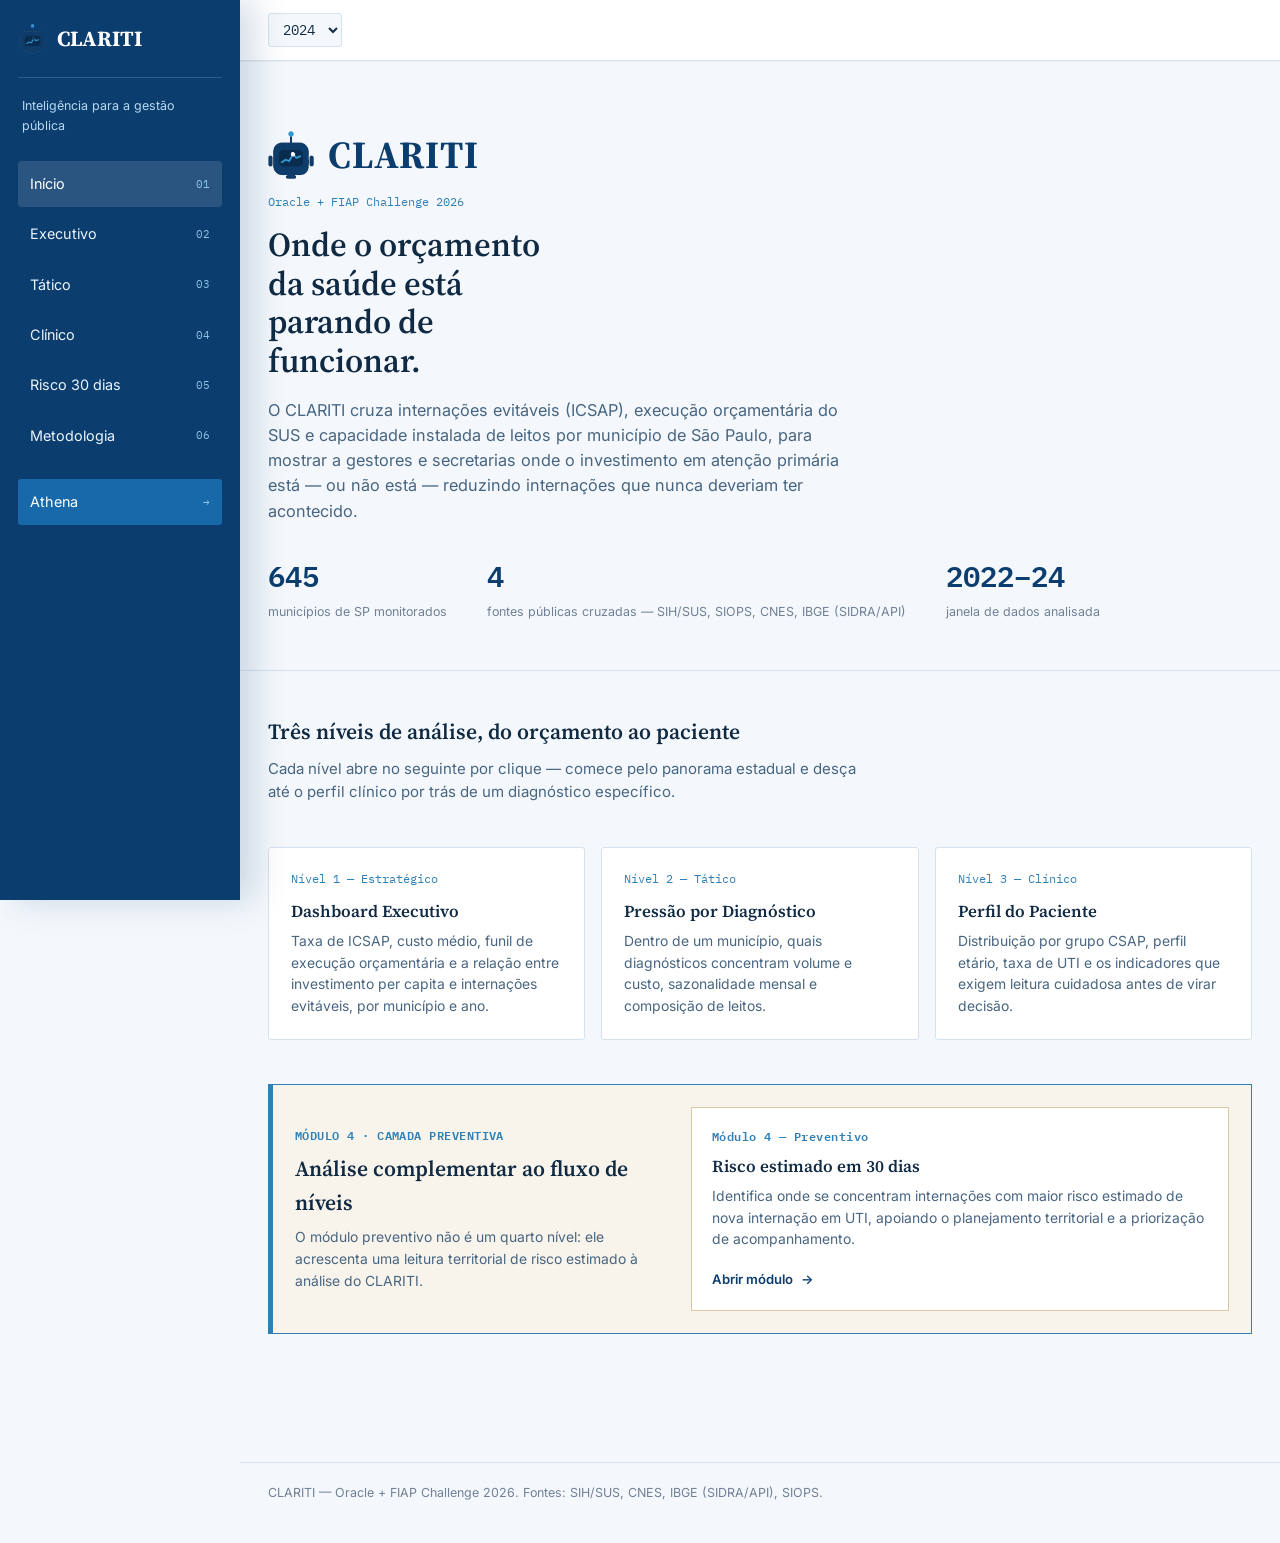
<file: clariti-frontend/index.html>
<!DOCTYPE html>
<html lang="pt-BR">
<head>
<meta charset="UTF-8">
<meta name="viewport" content="width=device-width, initial-scale=1.0">
<title>CLARITI — Inteligência Orçamentária em Saúde Pública</title>
<link rel="stylesheet" href="css/style.css">
</head>
<body>

<header class="topnav">
  <div class="topnav-inner">
    <button id="menu-toggle" class="menu-toggle" aria-label="Abrir menu" aria-expanded="false">☰</button>
   
    <nav class="nav-links" aria-label="Navegação principal">
      <a href="index.html">Início</a>
      <a href="executivo.html">Executivo</a>
      <a href="tatico.html">Tático</a>
      <a href="clinico.html">Clínico</a>
      <a href="metodologia.html">Metodologia</a>
    </nav>
    <div class="nav-controls">
      <select id="year-select" class="year-select" aria-label="Ano de referência"></select>
    </div>
  </div>
</header>

<aside id="side-menu" class="side-menu" aria-label="Menu lateral">
  <div class="side-menu-head"><span class="side-menu-head-brand"><img src="imagens/clariti-icon.png" alt="" width="30" height="31">CLARITI</span><button id="menu-close" aria-label="Fechar menu">×</button></div>
  <div class="side-menu-context">Inteligência para a gestão pública</div>
  <nav class="side-links">
    <a href="index.html">Início <span>01</span></a>
    <a href="executivo.html">Executivo <span>02</span></a>
    <a href="tatico.html">Tático <span>03</span></a>
    <a href="clinico.html">Clínico <span>04</span></a>
    <a href="metodologia.html">Metodologia <span>05</span></a>
    <a href="chatbot.html" class="side-ai">Athena <span>→</span></a>
  </nav>
</aside>
<div id="nav-overlay" class="nav-overlay"></div>

<main>
  <section class="hero">
    <div class="shell">
      <div class="hero-brand"><img src="imagens/clariti-icon.png" alt="Logo CLARITI" width="48" height="50">CLARITI</div>
      <div class="hero-kicker">Oracle + FIAP Challenge 2026</div>
      <h1>Onde o orçamento da saúde está parando de funcionar.</h1>
      <p>
        O CLARITI cruza internações evitáveis (ICSAP), execução orçamentária do SUS e
        capacidade instalada de leitos por município de São Paulo, para mostrar a gestores
        e secretarias onde o investimento em atenção primária está — ou não está — reduzindo
        internações que nunca deveriam ter acontecido.
      </p>
      <div class="hero-stats">
        <div>
          <span class="hero-stat-value">645</span>
          <span class="hero-stat-label">municípios de SP monitorados</span>
        </div>
        <div>
          <span class="hero-stat-value">4</span>
          <span class="hero-stat-label">fontes públicas cruzadas — SIH/SUS, SIOPS, CNES, IBGE (SIDRA/API)</span>
        </div>
        <div>
          <span class="hero-stat-value">2022–24</span>
          <span class="hero-stat-label">janela de dados analisada</span>
        </div>
      </div>
    </div>
  </section>

  <section class="shell">
    <h2 style="margin-top:44px;">Três níveis de análise, do orçamento ao paciente</h2>
    <p>Cada nível abre no seguinte por clique — comece pelo panorama estadual e desça até o perfil clínico por trás de um diagnóstico específico.</p>

    <div class="level-nav">
      <a href="executivo.html" class="level-card">
        <div class="level-num">Nível 1 — Estratégico</div>
        <h3>Dashboard Executivo</h3>
        <p>Taxa de ICSAP, custo médio, funil de execução orçamentária e a relação entre investimento per capita e internações evitáveis, por município e ano.</p>
      </a>
      <a href="tatico.html" class="level-card">
        <div class="level-num">Nível 2 — Tático</div>
        <h3>Pressão por Diagnóstico</h3>
        <p>Dentro de um município, quais diagnósticos concentram volume e custo, sazonalidade mensal e composição de leitos.</p>
      </a>
      <a href="clinico.html" class="level-card">
        <div class="level-num">Nível 3 — Clínico</div>
        <h3>Perfil do Paciente</h3>
        <p>Distribuição por grupo CSAP, perfil etário, taxa de UTI e os indicadores que exigem leitura cuidadosa antes de virar decisão.</p>
      </a>
    </div>

    <section class="module-section" aria-labelledby="module-4-title">
      <div class="module-section-heading">
        <div class="module-label">MÓDULO 4 · CAMADA PREVENTIVA</div>
        <h2 id="module-4-title">Análise complementar ao fluxo de níveis</h2>
        <p>O módulo preventivo não é um quarto nível: ele acrescenta uma leitura territorial de risco estimado à análise do CLARITI.</p>
      </div>
      <a href="risco.html" class="module-card">
        <div class="module-card-label">Módulo 4 — Preventivo</div>
        <h3>Risco estimado em 30 dias</h3>
        <p>Identifica onde se concentram internações com maior risco estimado de nova internação em UTI, apoiando o planejamento territorial e a priorização de acompanhamento.</p>
        <span class="module-card-action">Abrir módulo <span aria-hidden="true">→</span></span>
      </a>
    </section>
  </section>
</main>

<footer>
  <div class="shell">CLARITI — Oracle + FIAP Challenge 2026. Fontes: SIH/SUS, CNES, IBGE (SIDRA/API), SIOPS.</div>
</footer>

<script src="js/api.js"></script>
<script src="js/nav.js"></script>
</body>
</html>
</file>
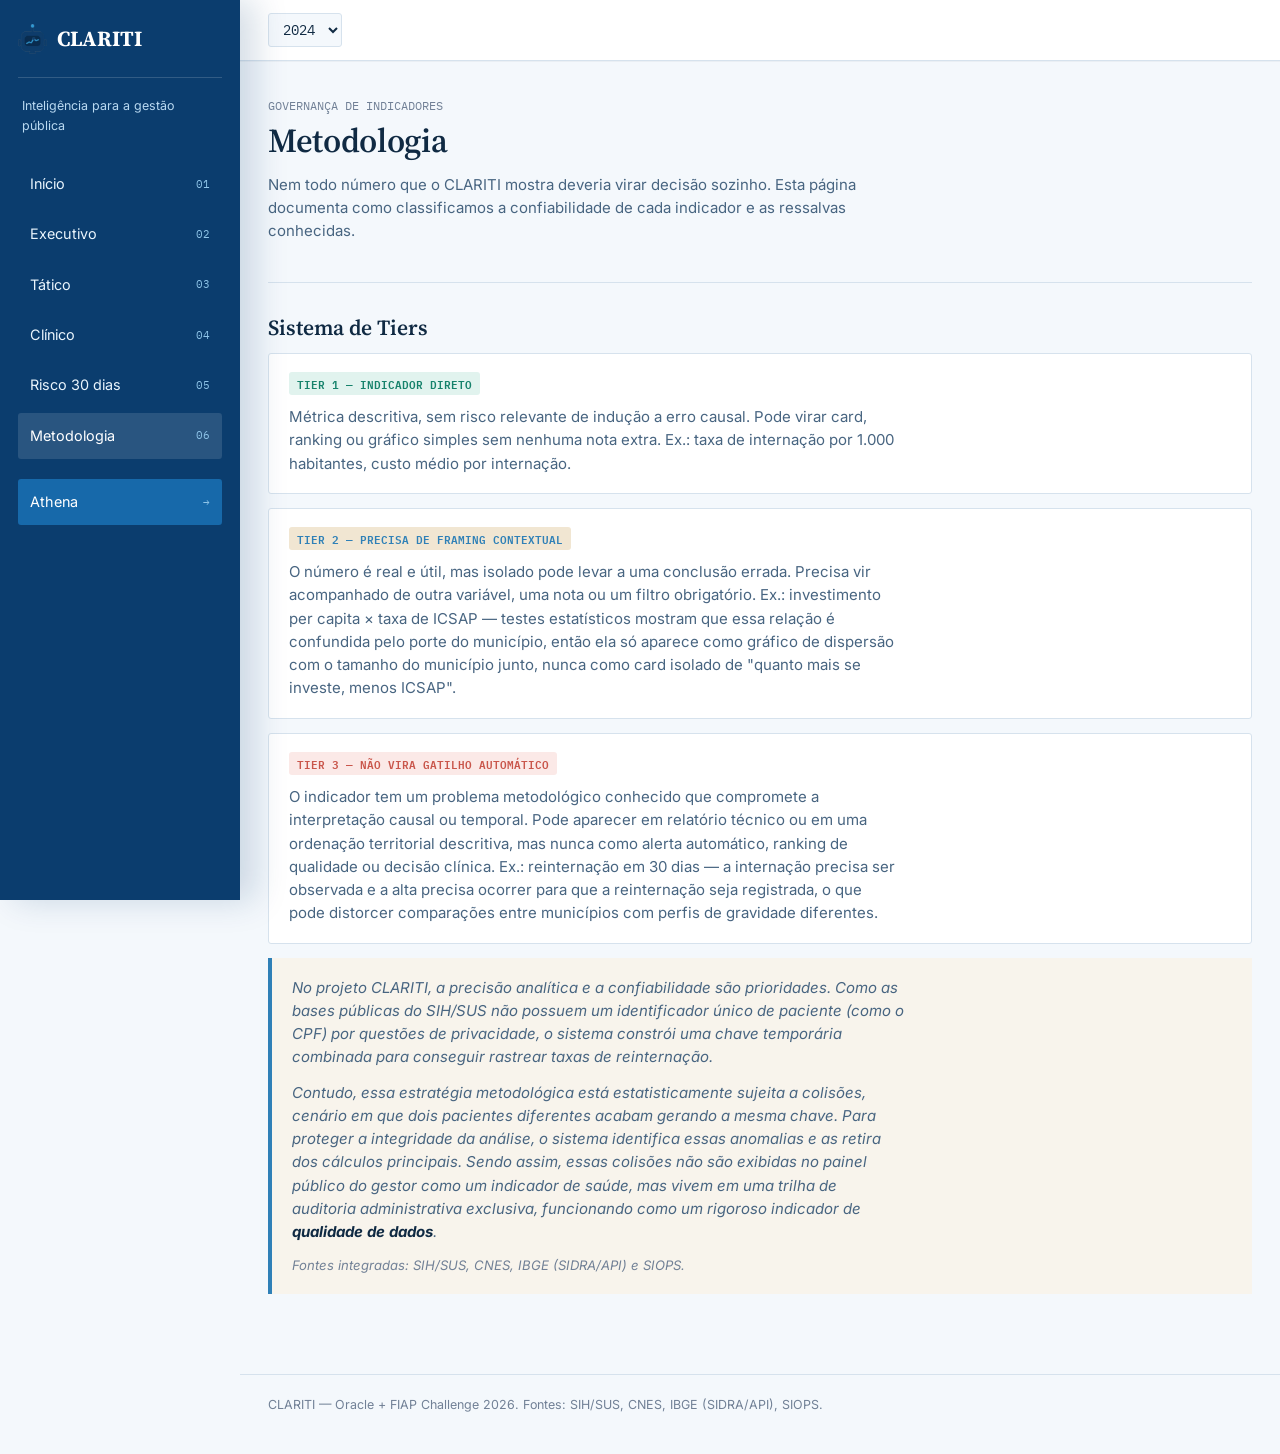
<file: clariti-frontend/metodologia.html>
<!DOCTYPE html>
<html lang="pt-BR">
<head>
<meta charset="UTF-8">
<meta name="viewport" content="width=device-width, initial-scale=1.0">
<title>Metodologia — CLARITI</title>
<link rel="stylesheet" href="css/style.css">
</head>
<body>

<header class="topnav">
  <div class="topnav-inner">
    <button id="menu-toggle" class="menu-toggle" aria-label="Abrir menu" aria-expanded="false">☰</button>
 
    <nav class="nav-links">
      <a href="index.html">Início</a>
      <a href="executivo.html">Executivo</a>
      <a href="tatico.html">Tático</a>
      <a href="clinico.html">Clínico</a>
      <a href="metodologia.html">Metodologia</a>
    </nav>
    <div class="nav-controls">
      <select id="year-select" class="year-select" aria-label="Ano de referência"></select>
    </div>
  </div>
</header>
<aside id="side-menu" class="side-menu" aria-label="Menu lateral"><div class="side-menu-head"><span class="side-menu-head-brand"><img src="imagens/clariti-icon.png" alt="" width="30" height="31">CLARITI</span><button id="menu-close" aria-label="Fechar menu">×</button></div><div class="side-menu-context">Inteligência para a gestão pública</div><nav class="side-links"><a href="index.html">Início <span>01</span></a><a href="executivo.html">Executivo <span>02</span></a><a href="tatico.html">Tático <span>03</span></a><a href="clinico.html">Clínico <span>04</span></a><a href="metodologia.html">Metodologia <span>05</span></a><a href="chatbot.html" class="side-ai">Athena <span>→</span></a></nav></aside><div id="nav-overlay" class="nav-overlay"></div>

<main>
  <div class="shell">
    <div class="page-header">
      <div class="eyebrow">GOVERNANÇA DE INDICADORES</div>
      <h1>Metodologia</h1>
      <p>Nem todo número que o CLARITI mostra deveria virar decisão sozinho. Esta página documenta como classificamos a confiabilidade de cada indicador e as ressalvas conhecidas.</p>
    </div>

    <h2>Sistema de Tiers</h2>

    <div class="tier-block">
      <span class="tier-tag tier-1">TIER 1 — INDICADOR DIRETO</span>
      <p style="margin:0;">Métrica descritiva, sem risco relevante de indução a erro causal. Pode virar card, ranking ou gráfico simples sem nenhuma nota extra. Ex.: taxa de internação por 1.000 habitantes, custo médio por internação.</p>
    </div>

    <div class="tier-block">
      <span class="tier-tag tier-2">TIER 2 — PRECISA DE FRAMING CONTEXTUAL</span>
      <p style="margin:0;">O número é real e útil, mas isolado pode levar a uma conclusão errada. Precisa vir acompanhado de outra variável, uma nota ou um filtro obrigatório. Ex.: investimento per capita × taxa de ICSAP — testes estatísticos mostram que essa relação é confundida pelo porte do município, então ela só aparece como gráfico de dispersão com o tamanho do município junto, nunca como card isolado de "quanto mais se investe, menos ICSAP".</p>
    </div>

    <div class="tier-block">
      <span class="tier-tag tier-3">TIER 3 — NÃO VIRA GATILHO AUTOMÁTICO</span>
      <p style="margin:0;">O indicador tem um problema metodológico conhecido que compromete a interpretação causal ou temporal. Pode aparecer em relatório técnico ou em uma ordenação territorial descritiva, mas nunca como alerta automático, ranking de qualidade ou decisão clínica. Ex.: reinternação em 30 dias — a internação precisa ser observada e a alta precisa ocorrer para que a reinternação seja registrada, o que pode distorcer comparações entre municípios com perfis de gravidade diferentes.</p>
    </div>

    <div class="data-quality-highlight">
      <p>
        No projeto CLARITI, a precisão analítica e a confiabilidade são prioridades. Como
        as bases públicas do SIH/SUS não possuem um identificador único de paciente (como
        o CPF) por questões de privacidade, o sistema constrói uma chave temporária
        combinada para conseguir rastrear taxas de reinternação.
      </p>
      <p>
        Contudo, essa estratégia metodológica está estatisticamente sujeita a colisões,
        cenário em que dois pacientes diferentes acabam gerando a mesma chave. Para
        proteger a integridade da análise, o sistema identifica essas anomalias e as
        retira dos cálculos principais. Sendo assim, essas colisões não são exibidas no
        painel público do gestor como um indicador de saúde, mas vivem em uma trilha de
        auditoria administrativa exclusiva, funcionando como um rigoroso indicador de
        <strong>qualidade de dados</strong>.
      </p>
      <p class="data-quality-sources">Fontes integradas: SIH/SUS, CNES, IBGE (SIDRA/API) e SIOPS.</p>
    </div>
  </div>
</main>

<footer>
  <div class="shell">CLARITI — Oracle + FIAP Challenge 2026. Fontes: SIH/SUS, CNES, IBGE (SIDRA/API), SIOPS.</div>
</footer>

<script src="js/api.js"></script>
<script src="js/nav.js"></script>
</body>
</html>
</file>
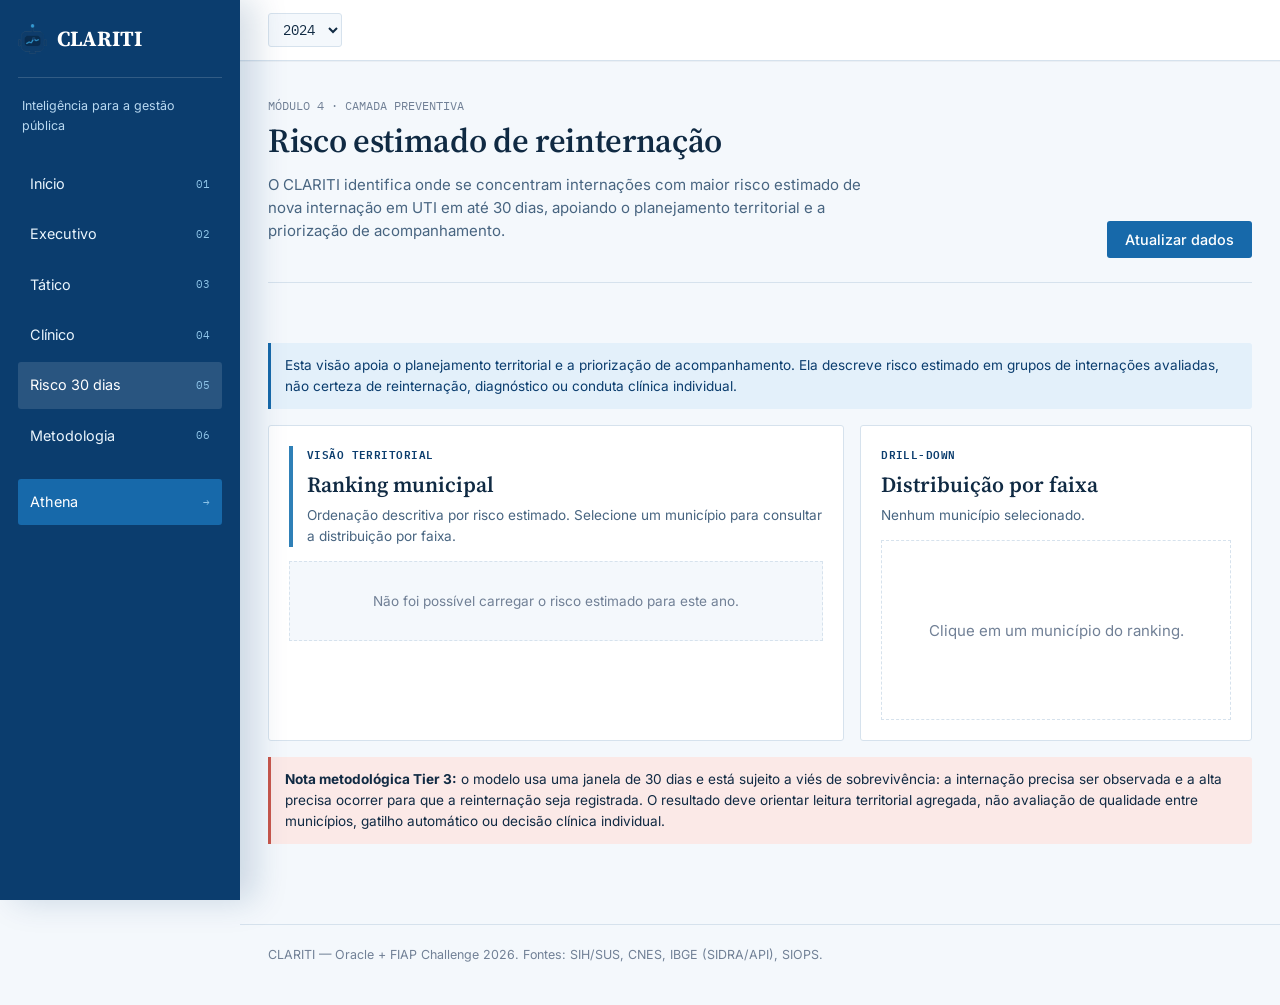
<file: clariti-frontend/risco.html>
<!DOCTYPE html>
<html lang="pt-BR">
<head>
<meta charset="UTF-8">
<meta name="viewport" content="width=device-width, initial-scale=1.0">
<title>Risco de reinternação — CLARITI</title>
<link rel="stylesheet" href="css/style.css">
</head>
<body>
<header class="topnav">
  <div class="topnav-inner">
    <button id="menu-toggle" class="menu-toggle" aria-label="Abrir menu" aria-expanded="false">☰</button>
    <nav class="nav-links" aria-label="Navegação principal">
      <a href="index.html">Início</a>
      <a href="executivo.html">Executivo</a>
      <a href="tatico.html">Tático</a>
      <a href="clinico.html">Clínico</a>
      <a href="risco.html">Risco 30 dias</a>
      <a href="metodologia.html">Metodologia</a>
    </nav>
    <div class="nav-controls">
      <select id="year-select" class="year-select" aria-label="Ano de referência"></select>
    </div>
  </div>
</header>

<aside id="side-menu" class="side-menu" aria-label="Menu lateral">
  <div class="side-menu-head"><span class="side-menu-head-brand"><img src="imagens/clariti-icon.png" alt="" width="30" height="31">CLARITI</span><button id="menu-close" aria-label="Fechar menu">×</button></div>
  <div class="side-menu-context">Inteligência para a gestão pública</div>
  <nav class="side-links">
    <a href="index.html">Início <span>01</span></a>
    <a href="executivo.html">Executivo <span>02</span></a>
    <a href="tatico.html">Tático <span>03</span></a>
    <a href="clinico.html">Clínico <span>04</span></a>
    <a href="risco.html">Risco 30 dias <span>05</span></a>
    <a href="metodologia.html">Metodologia <span>06</span></a>
    <a href="chatbot.html" class="side-ai">Athena <span>→</span></a>
  </nav>
</aside>
<div id="nav-overlay" class="nav-overlay"></div>

<main>
  <div class="shell">
    <div class="page-header">
      <div class="eyebrow">MÓDULO 4 · CAMADA PREVENTIVA</div>
      <div class="page-header-row">
        <div>
          <h1>Risco estimado de reinternação</h1>
          <p>O CLARITI identifica onde se concentram internações com maior risco estimado de nova internação em UTI em até 30 dias, apoiando o planejamento territorial e a priorização de acompanhamento.</p>
        </div>
        <button id="carregar-risco-btn" class="generate-btn">Atualizar dados</button>
      </div>
    </div>

    <div id="risco-kpis" class="kpi-row risco-kpi-row"></div>

    <div class="callout risco-framing">
      Esta visão apoia o planejamento territorial e a priorização de acompanhamento. Ela descreve risco estimado em grupos de internações avaliadas, não certeza de reinternação, diagnóstico ou conduta clínica individual.
    </div>

    <div class="risk-layout">
      <section class="panel risk-ranking-panel" aria-labelledby="ranking-risco-title">
        <div class="section-heading ranking-section-heading">
          <div class="section-kicker">VISÃO TERRITORIAL</div>
          <h2 id="ranking-risco-title">Ranking municipal</h2>
          <p>Ordenação descritiva por risco estimado. Selecione um município para consultar a distribuição por faixa.</p>
        </div>
        <div id="risco-ranking" class="risk-ranking"></div>
      </section>

      <section class="panel risk-detail-panel" aria-labelledby="detalhe-risco-title">
        <div class="section-heading">
          <div class="section-kicker">DRILL-DOWN</div>
          <h2 id="detalhe-risco-title">Distribuição por faixa</h2>
          <p id="detalhe-risco-subtitle">Nenhum município selecionado.</p>
        </div>
        <div id="risco-detalhe" class="risk-detail-empty">Clique em um município do ranking.</div>
      </section>
    </div>

    <div class="callout tier-3-callout">
      <strong>Nota metodológica Tier 3:</strong> o modelo usa uma janela de 30 dias e está sujeito a viés de sobrevivência: a internação precisa ser observada e a alta precisa ocorrer para que a reinternação seja registrada. O resultado deve orientar leitura territorial agregada, não avaliação de qualidade entre municípios, gatilho automático ou decisão clínica individual.
    </div>
  </div>
</main>

<footer>
  <div class="shell">CLARITI — Oracle + FIAP Challenge 2026. Fontes: SIH/SUS, CNES, IBGE (SIDRA/API), SIOPS.</div>
</footer>

<script src="js/api.js"></script>
<script src="js/nav.js"></script>
<script src="js/risco.js"></script>
</body>
</html>
</file>
<file: clariti-frontend/css/style.css>
@import url('https://fonts.googleapis.com/css2?family=Source+Serif+4:opsz,wght@8..60,400;8..60,600;8..60,700&family=Inter:wght@400;500;600&family=IBM+Plex+Mono:wght@500;600&display=swap');

:root {
  --ink: #102A43;
  --ink-soft: #486581;
  --paper: #F4F8FC;
  --paper-raised: #FFFFFF;
  --teal: #1769AA;
  --teal-dark: #0B3D6E;
  --teal-tint: #E3F0FA;
  --brass: #2F80B7;
  --brick: #C9564B;
  --brick-tint: #FBE9E7;
  --sage: #16826B;
  --sage-tint: #E1F3EE;
  --line: #D6E2ED;
  --muted: #718096;
  --radius: 3px;
  --sidebar-width: 240px;
  --font-display: 'Source Serif 4', Georgia, serif;
  --font-ui: 'Inter', -apple-system, sans-serif;
  --font-num: 'IBM Plex Mono', ui-monospace, monospace;
}

* { box-sizing: border-box; }

html { scroll-behavior: smooth; }

body {
  margin: 0;
  padding-left: var(--sidebar-width);
  background: var(--paper);
  color: var(--ink);
  font-family: var(--font-ui);
  font-size: 15px;
  line-height: 1.55;
  -webkit-font-smoothing: antialiased;
}

h1, h2, h3 { font-family: var(--font-display); font-weight: 600; color: var(--ink); margin: 0 0 0.4em; }
h1 { font-size: 2.1rem; line-height: 1.15; }
h2 { font-size: 1.35rem; }
h3 { font-size: 1.05rem; }
p { margin: 0 0 1em; color: var(--ink-soft); max-width: 68ch; }
a { color: var(--teal-dark); }

button {
  font-family: var(--font-ui);
  cursor: pointer;
}

:focus-visible {
  outline: 2px solid var(--teal);
  outline-offset: 2px;
}

/* ---------- Layout shell ---------- */

.shell {
  max-width: 1180px;
  margin: 0 auto;
  padding: 0 28px;
}

/* ---------- Top nav ---------- */

.topnav {
  position: sticky;
  top: 0;
  z-index: 20;
  border-bottom: 1px solid var(--line);
  background: rgba(255, 255, 255, 0.96);
  box-shadow: 0 1px 0 rgba(16, 42, 67, 0.04);
}

.topnav-inner {
  max-width: 1180px;
  margin: 0 auto;
  padding: 0 28px;
  display: flex;
  align-items: center;
  gap: 16px;
  height: 60px;
}

.menu-toggle {
  display: none;
  width: 38px;
  height: 38px;
  border: 1px solid var(--line);
  border-radius: var(--radius);
  background: var(--paper);
  color: var(--teal-dark);
  font-size: 1.2rem;
  line-height: 1;
}

.menu-toggle:hover { background: var(--teal-tint); border-color: var(--teal); }

.brand {
  display: inline-flex;
  align-items: center;
  gap: 8px;
  font-family: var(--font-display);
  font-weight: 700;
  font-size: 1.15rem;
  color: var(--teal-dark);
  text-decoration: none;
  letter-spacing: 0.01em;
}

.brand span { color: var(--brass); }

.brand-logo { height: 26px; width: auto; display: block; }

.nav-links {
  display: none;
  flex: 1;
}

.nav-links a {
  padding: 8px 12px;
  border-radius: var(--radius);
  color: var(--ink-soft);
  text-decoration: none;
  font-size: 0.92rem;
  font-weight: 500;
}

.nav-links a:hover { background: var(--teal-tint); color: var(--teal-dark); }
.nav-links a.active { color: var(--teal-dark); background: var(--teal-tint); }

.nav-controls {
  display: flex;
  align-items: center;
  gap: 10px;
  flex-shrink: 0;
}

.mode-badge {
  font-family: var(--font-num);
  font-size: 0.68rem;
  color: var(--brass);
  border: 1px solid #DCC9A8;
  padding: 4px 7px;
  border-radius: var(--radius);
  white-space: nowrap;
}

.year-select {
  font-family: var(--font-num);
  font-size: 0.85rem;
  padding: 6px 10px;
  border: 1px solid var(--line);
  border-radius: var(--radius);
  background: var(--paper);
  color: var(--ink);
}

.page-context {
  color: var(--muted);
  font-size: 0.78rem;
  border-left: 1px solid var(--line);
  padding-left: 14px;
}

.chat-toggle {
  border: 1px solid var(--teal);
  background: var(--teal-dark);
  color: white;
  padding: 7px 14px;
  border-radius: var(--radius);
  font-size: 0.85rem;
  font-weight: 500;
}

/* ---------- Sidebar navigation ---------- */

.side-menu {
  position: fixed;
  inset: 0 auto 0 0;
  width: var(--sidebar-width);
  padding: 22px 18px;
  background: var(--teal-dark);
  color: white;
  overflow-y: auto;
  transition: transform 0.24s ease;
  z-index: 40;
  box-shadow: 14px 0 32px rgba(11, 61, 110, 0.18);
}

.side-menu-head button { display: none; }

.side-menu-head {
  display: flex;
  align-items: center;
  justify-content: space-between;
  padding-bottom: 22px;
  border-bottom: 1px solid rgba(255,255,255,0.16);
  font-family: var(--font-display);
  font-size: 1.35rem;
  font-weight: 700;
}

.side-menu-head-brand { display: inline-flex; align-items: center; gap: 10px; }
.side-menu-head-brand img { height: 30px; width: auto; display: block; }

.side-menu-head button {
  border: 0;
  background: transparent;
  color: white;
  font-size: 1.5rem;
  cursor: pointer;
}

.side-menu-context {
  padding: 18px 4px 26px;
  color: #B9D9F1;
  font-size: 0.78rem;
}

.side-links { display: grid; gap: 4px; }
.side-links a {
  display: flex;
  align-items: center;
  justify-content: space-between;
  padding: 12px 12px;
  color: #EAF5FD;
  border-radius: var(--radius);
  text-decoration: none;
  font-size: 0.9rem;
}
.side-links a:hover, .side-links a.active { background: rgba(255,255,255,0.12); color: white; }
.side-links span { color: #8FC5E9; font-family: var(--font-num); font-size: 0.7rem; }
.side-links .side-ai { margin-top: 16px; background: var(--teal); color: white; }
.side-links .side-ai:hover { background: #2587C7; }

.nav-overlay {
  position: fixed;
  inset: 0;
  background: rgba(16, 42, 67, 0.28);
  opacity: 0;
  pointer-events: none;
  transition: opacity 0.24s ease;
  z-index: 30;
}
.nav-overlay.open { opacity: 1; pointer-events: auto; }

.chat-toggle:hover { background: var(--teal); }

/* ---------- Page header ---------- */

.page-header {
  padding: 36px 0 24px;
  border-bottom: 1px solid var(--line);
  margin-bottom: 28px;
}

.page-header h1 { letter-spacing: -0.01em; }

.eyebrow {
  font-family: var(--font-num);
  font-size: 0.72rem;
  color: var(--muted);
  margin-bottom: 6px;
}

.page-header-row {
  display: flex;
  justify-content: space-between;
  align-items: flex-end;
  gap: 20px;
  flex-wrap: wrap;
}

.generate-btn {
  background: var(--teal);
  color: white;
  border: none;
  padding: 10px 18px;
  border-radius: var(--radius);
  font-size: 0.9rem;
  font-weight: 500;
  white-space: nowrap;
}

.generate-btn:hover { background: var(--teal-dark); }
.generate-btn:disabled { background: var(--muted); cursor: wait; }

main { padding-bottom: 80px; }

/* ---------- KPI cards ---------- */

.kpi-row {
  display: grid;
  grid-template-columns: repeat(5, 1fr);
  gap: 14px;
  margin-bottom: 32px;
}

.kpi-card {
  background: var(--paper-raised);
  border: 1px solid var(--line);
  border-radius: var(--radius);
  padding: 16px 16px 14px;
}

.kpi-label {
  font-size: 0.78rem;
  color: var(--muted);
  margin-bottom: 10px;
  line-height: 1.3;
}

.kpi-value {
  font-family: var(--font-num);
  font-size: 1.5rem;
  font-weight: 600;
  color: var(--ink);
  display: block;
}

.kpi-delta {
  display: inline-block;
  margin-top: 8px;
  font-family: var(--font-num);
  font-size: 0.75rem;
  font-weight: 600;
  padding: 2px 6px;
  border-radius: var(--radius);
}

.kpi-delta.up { background: var(--sage-tint); color: var(--sage); }
.kpi-delta.down { background: var(--brick-tint); color: var(--brick); }

/* ---------- Panels ---------- */

.panel-grid {
  display: grid;
  grid-template-columns: 1.3fr 1fr;
  gap: 16px;
  margin-bottom: 16px;
}

.panel {
  background: var(--paper-raised);
  border: 1px solid var(--line);
  border-radius: var(--radius);
  padding: 20px;
}

.panel:hover { border-color: #B9C9C1; }

.panel-full { grid-column: 1 / -1; }
.seasonality-panel {
  margin-bottom: 30px;
  border-top: 4px solid var(--teal);
  background: linear-gradient(180deg, #F1F8FC 0%, var(--paper-raised) 34%);
}
.section-heading { margin: 0 0 14px; }
.ranking-section-heading { border-left: 4px solid var(--brass); padding-left: 14px; }
.section-heading h2 { margin: 0 0 4px; font-size: 1.35rem; }
.section-heading p { margin: 0; font-size: 0.85rem; }
.section-kicker {
  margin-bottom: 5px;
  color: var(--teal-dark);
  font-family: var(--font-num);
  font-size: 0.68rem;
  font-weight: 600;
  letter-spacing: 0.04em;
}

.municipio-guide {
  display: grid;
  grid-template-columns: minmax(0, 1.2fr) minmax(360px, 1fr);
  gap: 28px;
  align-items: center;
  margin-bottom: 16px;
  padding: 22px 24px;
  border: 2px solid var(--teal);
  border-radius: var(--radius);
  background: var(--teal-tint);
}
.municipio-guide-intro h2 { margin-bottom: 8px; font-size: 1.3rem; }
.municipio-guide-intro p { margin: 0; font-size: 0.88rem; }
.municipio-steps { display: grid; gap: 8px; margin: 0; padding: 0; list-style: none; }
.municipio-steps li {
  display: flex;
  align-items: center;
  gap: 10px;
  color: var(--ink-soft);
  font-size: 0.84rem;
}
.municipio-steps strong {
  display: grid;
  place-items: center;
  width: 26px;
  height: 26px;
  flex: 0 0 26px;
  border-radius: 50%;
  background: var(--teal-dark);
  color: white;
  font-family: var(--font-num);
  font-size: 0.7rem;
}
.municipio-steps b { color: var(--teal-dark); }

.tactical-controls {
  display: grid;
  grid-template-columns: minmax(220px, 0.8fr) minmax(0, 1.6fr);
  gap: 22px;
  align-items: end;
  margin-bottom: 16px;
  border-left: 4px solid var(--teal);
  background: linear-gradient(90deg, var(--teal-tint) 0%, var(--paper-raised) 42%);
}
.filter-row { display: grid; grid-template-columns: 1.2fr 1fr 0.7fr; gap: 12px; }
.filter-row label { display: grid; gap: 5px; color: var(--ink-soft); font-size: 0.74rem; font-weight: 600; }
.filter-row input,
.filter-row select {
  width: 100%;
  min-height: 38px;
  border: 1px solid var(--line);
  border-radius: var(--radius);
  background: var(--paper-raised);
  color: var(--ink);
  font: inherit;
  font-size: 0.82rem;
  padding: 8px 10px;
}
.filter-row input:focus,
.filter-row select:focus { outline: 2px solid var(--teal); outline-offset: 1px; }
#chart-ranking-diagnosticos { max-height: 300px; margin-bottom: 14px; }
#lista-diag { display: grid; gap: 8px; }
#lista-diag .diagnostico-button { margin: 0; text-align: left; }
.diagnostico-details-panel { min-width: 0; }

.map-panel { margin-bottom: 16px; }
.map-panel-head { display: flex; justify-content: space-between; align-items: flex-start; gap: 18px; }
.icsap-map { height: 390px; border: 1px solid var(--line); background: #DCECF5; z-index: 0; }
.map-legend { display: flex; align-items: center; gap: 12px; color: var(--muted); font-size: 0.74rem; white-space: nowrap; }
.map-legend span { display: inline-flex; align-items: center; gap: 5px; }
.legend-dot { width: 10px; height: 10px; border-radius: 50%; display: inline-block; }
.legend-dot.low { background: #65A9C4; }
.legend-dot.high { background: #C9564B; }
.leaflet-container { font-family: var(--font-ui); color: var(--ink); }
.leaflet-popup-content { margin: 12px 14px; font-size: 0.82rem; }
.map-popup-title { font-family: var(--font-display); font-size: 1rem; font-weight: 600; margin-bottom: 3px; }
.map-popup-value { font-family: var(--font-num); color: var(--teal-dark); }

.panel-title {
  font-size: 1rem;
  margin-bottom: 2px;
}

.panel-note {
  font-size: 0.82rem;
  color: var(--muted);
  margin-bottom: 14px;
}

.panel canvas { max-height: 280px; }
.seasonality-panel canvas { width: 100% !important; max-height: 320px; }

.callout {
  margin-top: 14px;
  padding: 12px 14px;
  background: var(--teal-tint);
  border-left: 3px solid var(--teal);
  border-radius: 0 var(--radius) var(--radius) 0;
  font-size: 0.85rem;
  color: var(--teal-dark);
}

/* ---------- Funnel (custom bars, no chart lib needed) ---------- */

.funnel-step { margin-bottom: 10px; }
.funnel-label {
  display: flex;
  justify-content: space-between;
  font-size: 0.82rem;
  color: var(--ink-soft);
  margin-bottom: 4px;
}
.funnel-label strong { font-family: var(--font-num); color: var(--ink); }
.funnel-bar-track { background: var(--paper); border-radius: var(--radius); overflow: hidden; height: 22px; }
.funnel-bar-fill { background: var(--teal); height: 100%; border-radius: var(--radius); transition: width 0.6s ease; }
.funnel-conv {
  font-family: var(--font-num);
  font-size: 0.72rem;
  color: var(--muted);
  margin: 2px 0 8px 4px;
}

/* ---------- Empty / waiting states ---------- */

.empty-state {
  text-align: center;
  padding: 70px 20px;
  border: 1px dashed var(--line);
  border-radius: var(--radius);
  background: var(--paper-raised);
}

.empty-state h2 { margin-bottom: 8px; }
.empty-state p { margin: 0 auto; }

.data-unavailable {
  min-height: 80px;
  display: grid;
  place-items: center;
  border: 1px dashed var(--line);
  background: var(--paper);
  color: var(--muted);
  font-size: 0.85rem;
  text-align: center;
  padding: 14px;
}

/* ---------- Reinternação / risco estimado ---------- */

.risk-layout {
  display: grid;
  grid-template-columns: minmax(0, 1.25fr) minmax(320px, 0.85fr);
  gap: 16px;
  margin-top: 16px;
}

.risco-framing { margin: 16px 0 0; }
.tier-3-callout { margin-top: 16px; border-left-color: var(--brick); background: var(--brick-tint); color: var(--ink); }
.risk-ranking { display: grid; gap: 4px; }
.risk-ranking-item {
  display: grid;
  grid-template-columns: 34px minmax(0, 1fr) 148px;
  align-items: center;
  gap: 12px;
  width: 100%;
  padding: 10px 12px;
  border: 1px solid transparent;
  border-radius: var(--radius);
  background: transparent;
  color: var(--ink);
  text-align: left;
}
.risk-ranking-item:hover, .risk-ranking-item.is-selected { border-color: var(--teal); background: var(--teal-tint); }
.risk-rank-number { color: var(--muted); font-family: var(--font-num); font-size: 0.72rem; }
.risk-ranking-main { min-width: 0; }
.risk-ranking-main strong { display: block; overflow: hidden; text-overflow: ellipsis; white-space: nowrap; font-size: 0.84rem; }
.risk-bar-track { display: block; height: 7px; margin-top: 6px; background: var(--paper); border-radius: var(--radius); overflow: hidden; }
.risk-bar-fill { display: block; height: 100%; background: var(--brick); border-radius: var(--radius); transition: width 0.35s ease; }
.risk-ranking-value { text-align: right; }
.risk-ranking-value strong { display: block; color: var(--teal-dark); font-family: var(--font-num); font-size: 0.83rem; }
.risk-ranking-value small { display: block; overflow: hidden; color: var(--muted); font-size: 0.68rem; text-overflow: ellipsis; white-space: nowrap; }
.risk-detail-panel { min-width: 0; }
.risk-detail-empty { display: grid; min-height: 180px; place-items: center; border: 1px dashed var(--line); color: var(--muted); text-align: center; padding: 20px; }
.risk-band { margin-bottom: 18px; }
.risk-band:last-child { margin-bottom: 0; }
.risk-band-note { margin-top: 5px; color: var(--muted); font-size: 0.75rem; }

[hidden] { display: none !important; }

/* ---------- Breadcrumb ---------- */

.breadcrumb {
  font-size: 0.82rem;
  color: var(--muted);
  margin-bottom: 14px;
}
.breadcrumb a { color: var(--teal-dark); text-decoration: none; }
.breadcrumb a:hover { text-decoration: underline; }

/* ---------- Home hero ---------- */

.hero {
  padding: 64px 0 48px;
  border-bottom: 1px solid var(--line);
}

.hero-brand {
  display: flex;
  align-items: center;
  gap: 14px;
  margin-bottom: 8px;
  color: var(--teal-dark);
  font-family: var(--font-display);
  font-size: 2.4rem;
  font-weight: 700;
  letter-spacing: 0.02em;
}

.hero-brand img { height: 48px; width: auto; display: block; }

.hero-kicker {
  font-family: var(--font-num);
  font-size: 0.75rem;
  color: var(--brass);
  margin-bottom: 14px;
}

.hero h1 { max-width: 16ch; margin-bottom: 18px; }
.hero p { font-size: 1.02rem; max-width: 58ch; }

.hero-stats {
  display: flex;
  gap: 40px;
  margin-top: 30px;
}

.hero-stat-value {
  font-family: var(--font-num);
  font-size: 1.8rem;
  font-weight: 600;
  color: var(--teal-dark);
  display: block;
}

.hero-stat-label { font-size: 0.78rem; color: var(--muted); }

.level-nav {
  display: grid;
  grid-template-columns: repeat(3, 1fr);
  gap: 16px;
  margin: 44px 0;
}

.level-card {
  border: 1px solid var(--line);
  background: var(--paper-raised);
  border-radius: var(--radius);
  padding: 22px;
  text-decoration: none;
  display: block;
}

.level-card:hover { border-color: var(--teal); }

.diagnostico-button {
  width: 100%;
  margin-bottom: 8px;
  padding: 12px 14px;
  text-align: left;
}
.diagnostico-button strong,
.diagnostico-button span { display: block; }
.diagnostico-button strong { margin-bottom: 4px; color: var(--teal-dark); }
.diagnostico-button span { color: var(--ink-soft); font-size: 0.8rem; }

.level-num {
  font-family: var(--font-num);
  font-size: 0.75rem;
  color: var(--brass);
  margin-bottom: 10px;
}

.level-card h3 { color: var(--ink); margin-bottom: 6px; }
.level-card p { font-size: 0.87rem; margin: 0; }

.module-section {
  display: grid;
  grid-template-columns: minmax(0, 0.82fr) minmax(320px, 1.18fr);
  gap: 22px;
  align-items: stretch;
  margin: 18px 0 48px;
  padding: 22px;
  border: 1px solid var(--brass);
  border-left: 5px solid var(--brass);
  background: #F8F4EC;
}
.module-section-heading { align-self: center; }
.module-section-heading h2 { margin-bottom: 8px; }
.module-section-heading p { margin: 0; font-size: 0.87rem; }
.module-label, .module-card-label {
  margin-bottom: 8px;
  color: var(--brass);
  font-family: var(--font-num);
  font-size: 0.72rem;
  font-weight: 600;
  letter-spacing: 0.04em;
}
.module-card {
  display: block;
  padding: 20px;
  border: 1px solid #DCC9A8;
  background: var(--paper-raised);
  color: var(--ink);
  text-decoration: none;
}
.module-card:hover { border-color: var(--teal); }
.module-card h3 { margin-bottom: 6px; }
.module-card p { margin-bottom: 16px; font-size: 0.87rem; }
.module-card-action { color: var(--teal-dark); font-size: 0.82rem; font-weight: 600; }
.module-card-action span { padding-left: 5px; }

/* ---------- Methodology page ---------- */

.tier-block {
  border: 1px solid var(--line);
  border-radius: var(--radius);
  padding: 18px 20px;
  margin-bottom: 14px;
  background: var(--paper-raised);
}

.tier-tag {
  display: inline-block;
  font-family: var(--font-num);
  font-size: 0.7rem;
  font-weight: 600;
  padding: 3px 8px;
  border-radius: var(--radius);
  margin-bottom: 10px;
}

.tier-1 { background: var(--sage-tint); color: var(--sage); }
.tier-2 { background: #F1E6D2; color: var(--brass); }
.tier-3 { background: var(--brick-tint); color: var(--brick); }

.data-quality-highlight {
  margin-top: 14px;
  padding: 18px 20px;
  border-left: 4px solid var(--brass);
  background: #F8F4EC;
  color: var(--ink-soft);
  font-style: italic;
}
.data-quality-highlight p { margin: 0 0 12px; }
.data-quality-highlight p:last-child { margin-bottom: 0; }
.data-quality-highlight strong { color: var(--ink); }
.data-quality-sources { color: var(--muted); font-size: 0.82rem; }

/* ---------- Chat widget ---------- */

#chat-panel {
  position: fixed;
  right: 24px;
  bottom: 24px;
  width: 340px;
  max-height: 460px;
  background: var(--paper-raised);
  border: 1px solid var(--line);
  border-radius: var(--radius);
  box-shadow: 0 8px 28px rgba(18, 38, 31, 0.16);
  display: none;
  flex-direction: column;
  overflow: hidden;
  z-index: 50;
}

#chat-panel.open { display: flex; }

.chat-head {
  background: var(--teal-dark);
  color: white;
  padding: 12px 14px;
  font-size: 0.85rem;
  font-weight: 600;
  display: flex;
  justify-content: space-between;
  align-items: center;
}

.chat-head button {
  background: none;
  border: none;
  color: white;
  font-size: 1rem;
  line-height: 1;
}

#chat-log {
  flex: 1;
  overflow-y: auto;
  padding: 12px 14px;
  display: flex;
  flex-direction: column;
  gap: 10px;
}

.chat-msg {
  font-size: 0.85rem;
  padding: 8px 10px;
  border-radius: var(--radius);
  max-width: 88%;
  line-height: 1.4;
}

.chat-msg.user { align-self: flex-end; background: var(--teal-tint); color: var(--teal-dark); }
.chat-msg.bot { align-self: flex-start; background: var(--paper); color: var(--ink); }

.chat-input-row {
  display: flex;
  border-top: 1px solid var(--line);
}

.chat-input-row input {
  flex: 1;
  border: none;
  padding: 10px 12px;
  font-family: var(--font-ui);
  font-size: 0.85rem;
  background: transparent;
}

.chat-input-row input:focus { outline: none; }

.chat-input-row button {
  border: none;
  background: var(--teal);
  color: white;
  padding: 0 16px;
  font-size: 0.85rem;
  font-weight: 500;
}

.chat-input-row button:hover { background: var(--teal-dark); }

/* ---------- Dedicated AI page ---------- */

.chatbot-shell { max-width: 1080px; }
.chatbot-header { max-width: 760px; }
.chatbot-header h1 { max-width: 18ch; }

.athena-badge {
  display: inline-flex;
  align-items: center;
  gap: 10px;
  margin-bottom: 14px;
}

.athena-badge img { height: 34px; width: auto; display: block; }

.athena-badge span {
  font-family: var(--font-display);
  font-weight: 700;
  font-size: 1.1rem;
  color: var(--teal-dark);
  letter-spacing: 0.02em;
}

.chat-workspace {
  display: grid;
  grid-template-columns: minmax(220px, 0.72fr) minmax(0, 1.45fr);
  gap: 22px;
  align-items: stretch;
}

.chat-intro {
  padding: 22px 4px 22px 0;
}

.chat-intro h2 { margin-top: 28px; }
.chat-status {
  display: inline-flex;
  align-items: center;
  gap: 7px;
  color: var(--sage);
  font-family: var(--font-num);
  font-size: 0.72rem;
  text-transform: uppercase;
}
.chat-status i { width: 7px; height: 7px; border-radius: 50%; background: var(--sage); display: inline-block; }
.prompt-list { display: grid; gap: 8px; margin-top: 24px; }
.prompt-chip {
  text-align: left;
  border: 1px solid var(--line);
  border-radius: var(--radius);
  background: var(--paper-raised);
  color: var(--teal-dark);
  padding: 10px 12px;
  font-size: 0.78rem;
}
.prompt-chip:hover { border-color: var(--teal); background: var(--teal-tint); }
.chat-reset-btn {
  display: block;
  width: calc(100% - 36px);
  margin: 12px 18px 18px;
  border: 1px solid var(--teal);
  border-radius: var(--radius);
  background: var(--teal);
  color: white;
  padding: 10px 12px;
  font-size: 0.78rem;
  font-weight: 600;
  transition: background 0.18s ease, color 0.18s ease;
}
.chat-reset-btn:hover { background: var(--teal-dark); color: white; }

.chat-card {
  min-height: 500px;
  display: flex;
  flex-direction: column;
  background: var(--paper-raised);
  border: 1px solid var(--line);
  border-radius: var(--radius);
  box-shadow: 0 12px 30px rgba(11, 61, 110, 0.08);
  overflow: hidden;
}
.chat-card .chat-log { flex: 1; min-height: 350px; padding: 24px; display: flex; flex-direction: column; gap: 14px; overflow-y: auto; }
.chat-card .chat-msg { max-width: 78%; padding: 12px 14px; font-size: 0.9rem; }
.chat-response-chart {
  display: block;
  width: 100% !important;
  max-height: 220px;
  margin-top: 14px;
}
.chat-card .chat-input-row { min-height: 58px; background: var(--paper); }
.chat-card .chat-input-row input { padding-left: 18px; }
.chat-card .chat-input-row button { padding: 0 20px; }

/* ---------- Footer ---------- */

footer {
  border-top: 1px solid var(--line);
  padding: 20px 0 40px;
  font-size: 0.78rem;
  color: var(--muted);
}

/* ---------- Responsive ---------- */

@media (max-width: 880px) {
  body { padding-left: 0; }
  .menu-toggle { display: block; }
  .side-menu { transform: translateX(-100%); }
  .side-menu.open { transform: translateX(0); }
  .side-menu-head button { display: block; }
  .kpi-row { grid-template-columns: repeat(2, 1fr); }
  .panel-grid { grid-template-columns: 1fr; }
  .municipio-guide { grid-template-columns: 1fr; gap: 16px; }
  .level-nav { grid-template-columns: 1fr; }
  .module-section { grid-template-columns: 1fr; }
  .topnav-inner { gap: 16px; overflow-x: auto; }
  .topnav-inner { height: auto; min-height: 60px; padding-top: 10px; padding-bottom: 10px; }
  .mode-badge { display: none; }
  .chat-workspace { grid-template-columns: 1fr; }
  .chat-intro { padding: 0; }
  .tactical-controls { grid-template-columns: 1fr; gap: 12px; }
  .risk-layout { grid-template-columns: 1fr; }
}

@media (max-width: 560px) {
  .shell { padding: 0 18px; }
  h1 { font-size: 1.8rem; }
  .topnav-inner { padding-left: 18px; padding-right: 18px; }
  .nav-controls { margin-left: auto; }
  .page-context { display: none; }
  .hero { padding: 42px 0 34px; }
  .hero-stats { display: grid; grid-template-columns: repeat(2, 1fr); gap: 20px; }
  .hero-stats > div:last-child { grid-column: 1 / -1; }
  .kpi-row { gap: 10px; }
  .kpi-card { padding: 13px; }
  .kpi-value { font-size: 1.25rem; }
  .panel { padding: 16px; }
  .filter-row { grid-template-columns: 1fr; }
  .map-panel-head { display: block; }
  .map-legend { margin: 8px 0 12px; }
  .icsap-map { height: 320px; }
  .side-menu { width: min(280px, 86vw); }
  .risk-ranking-item { grid-template-columns: 28px minmax(0, 1fr) 112px; gap: 8px; padding-left: 8px; padding-right: 8px; }
  .risk-ranking-value small { font-size: 0.62rem; }
  .chat-card { min-height: 440px; }
  .chat-card .chat-log { min-height: 290px; padding: 16px; }
}

@media (prefers-reduced-motion: reduce) {
  * { transition: none !important; }
}
</file>
